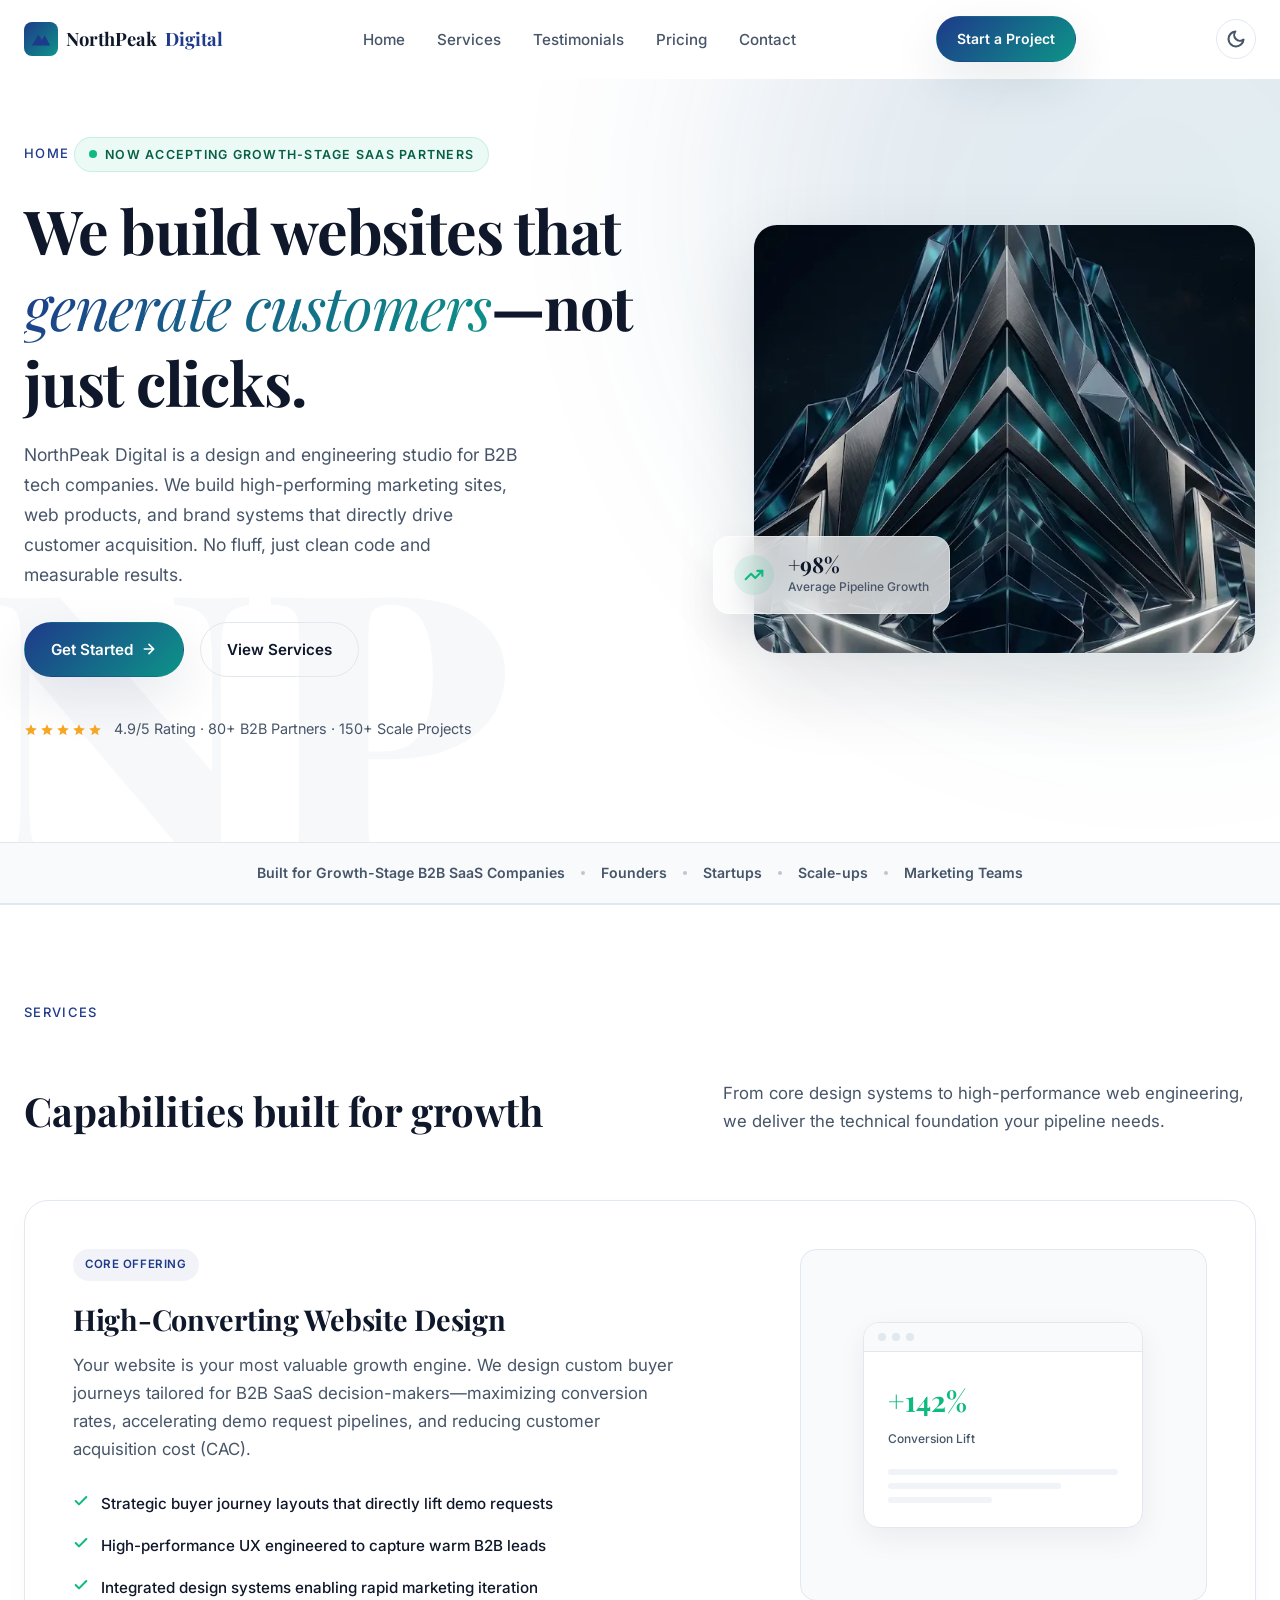
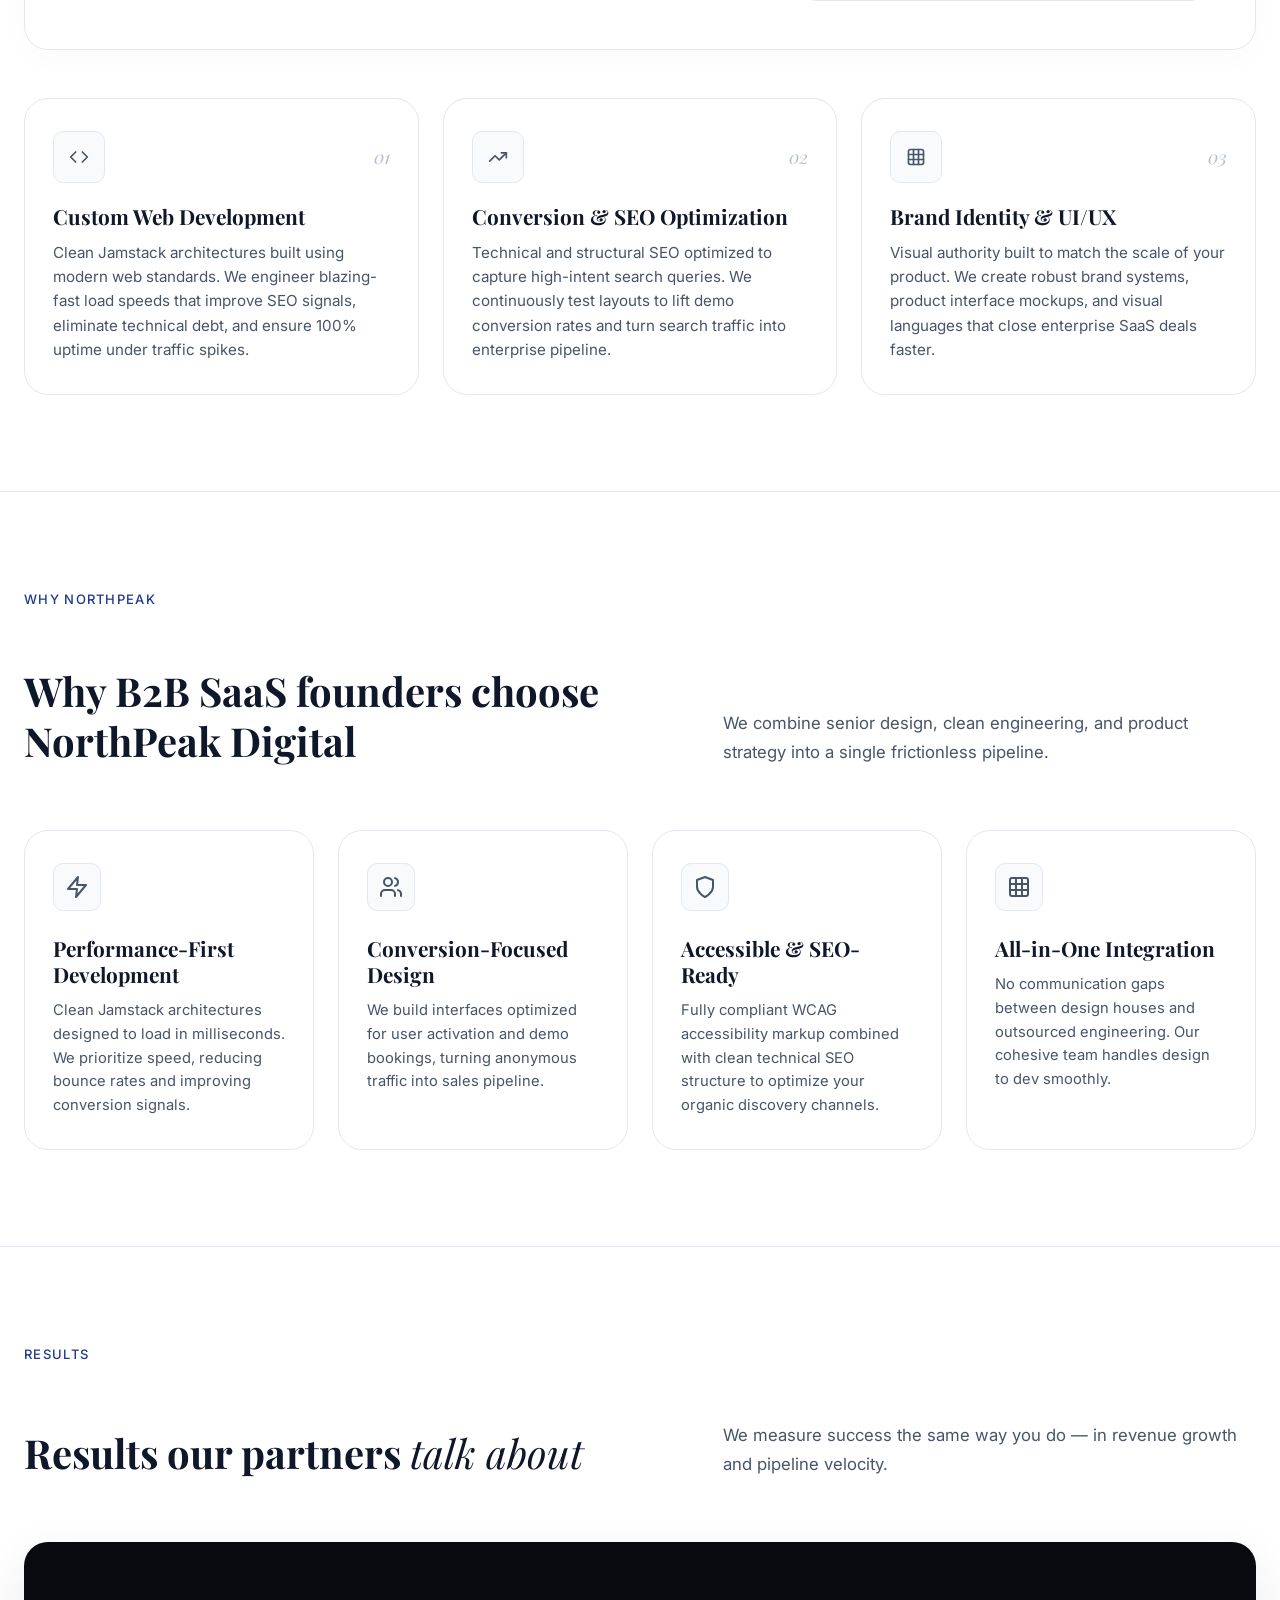
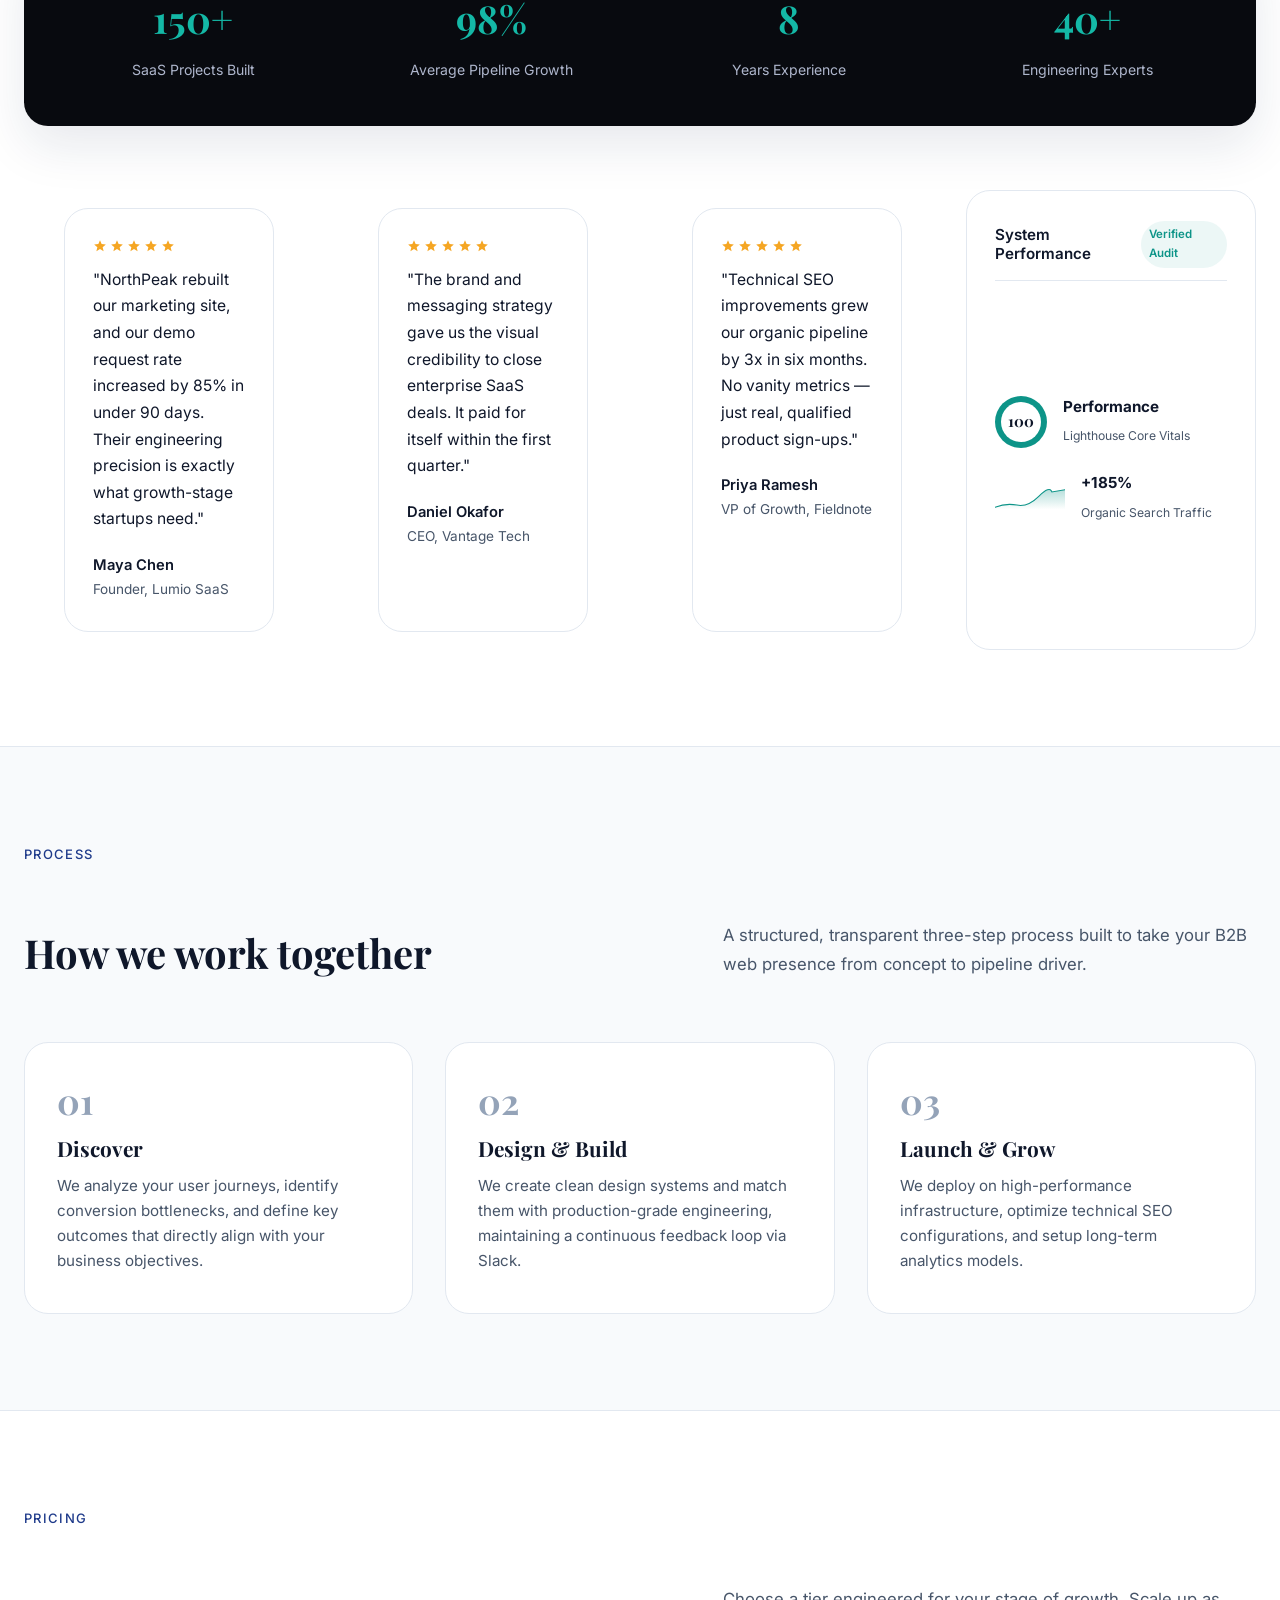
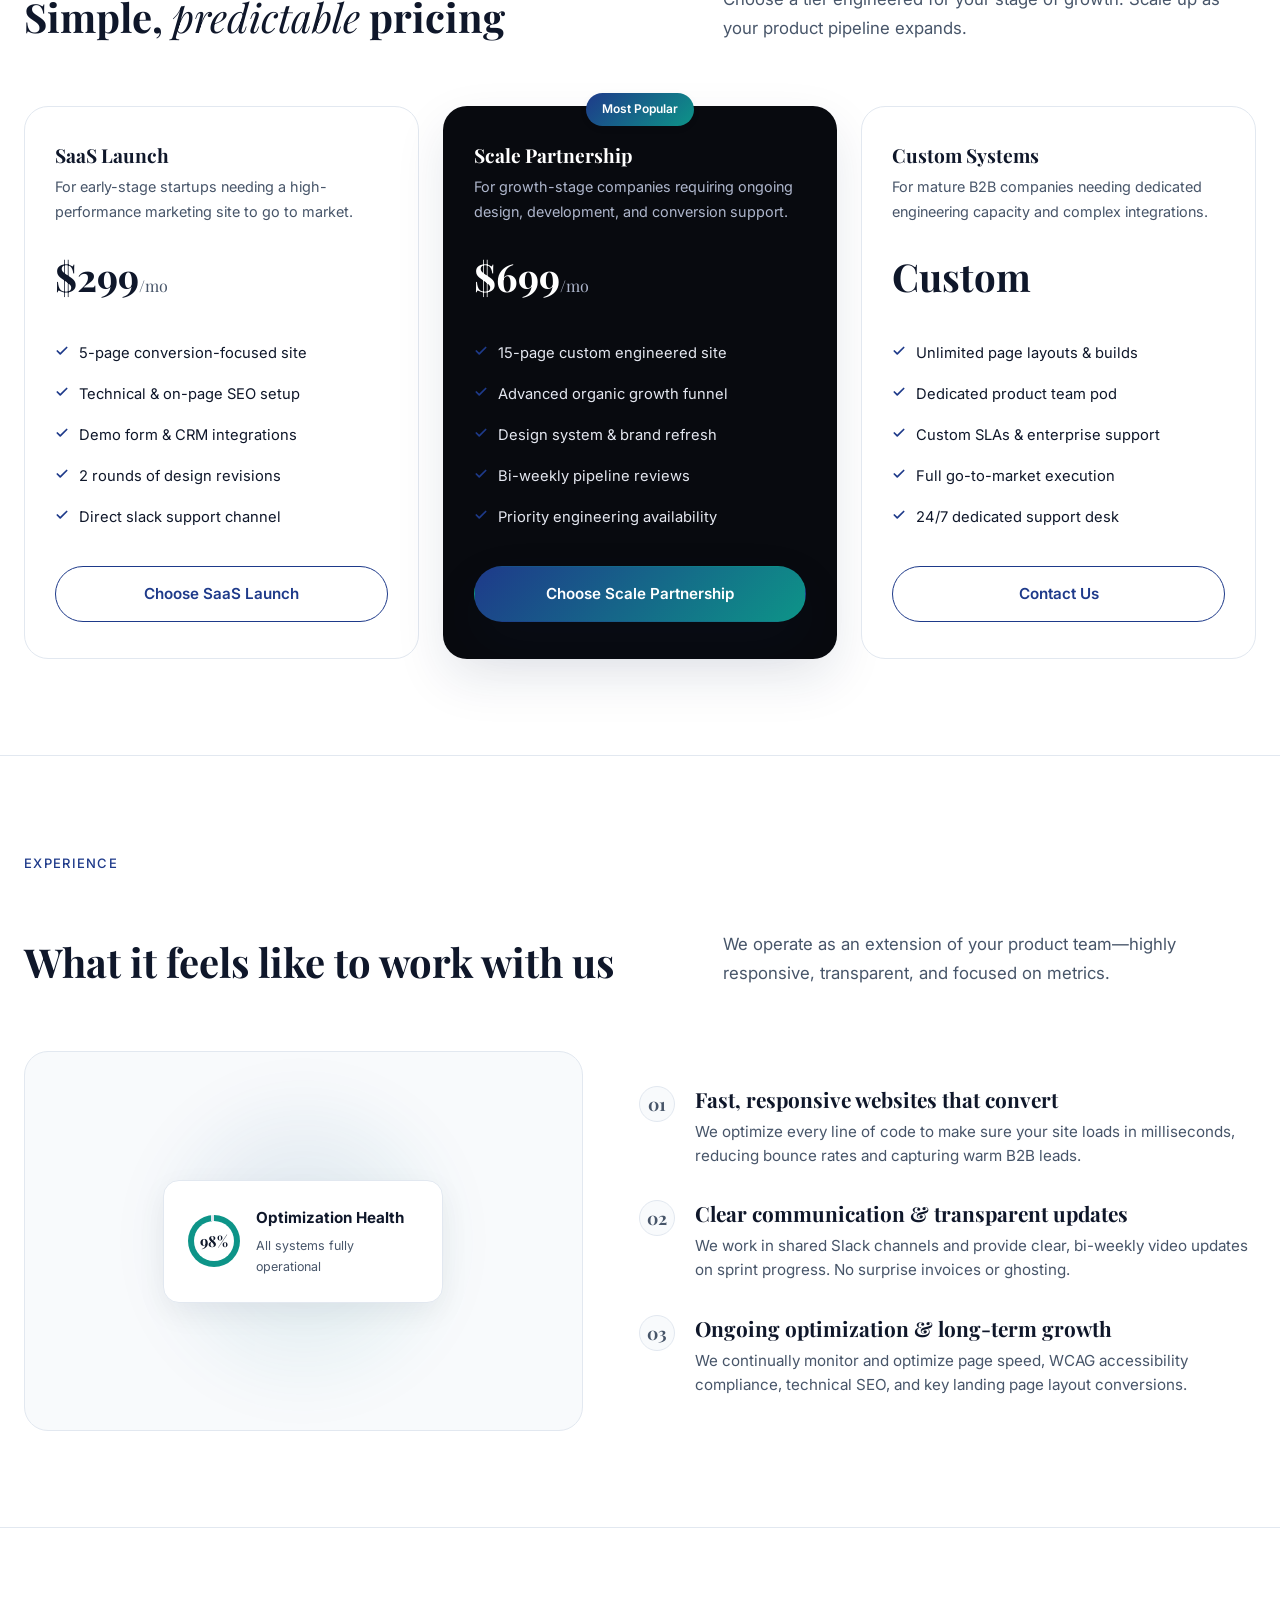
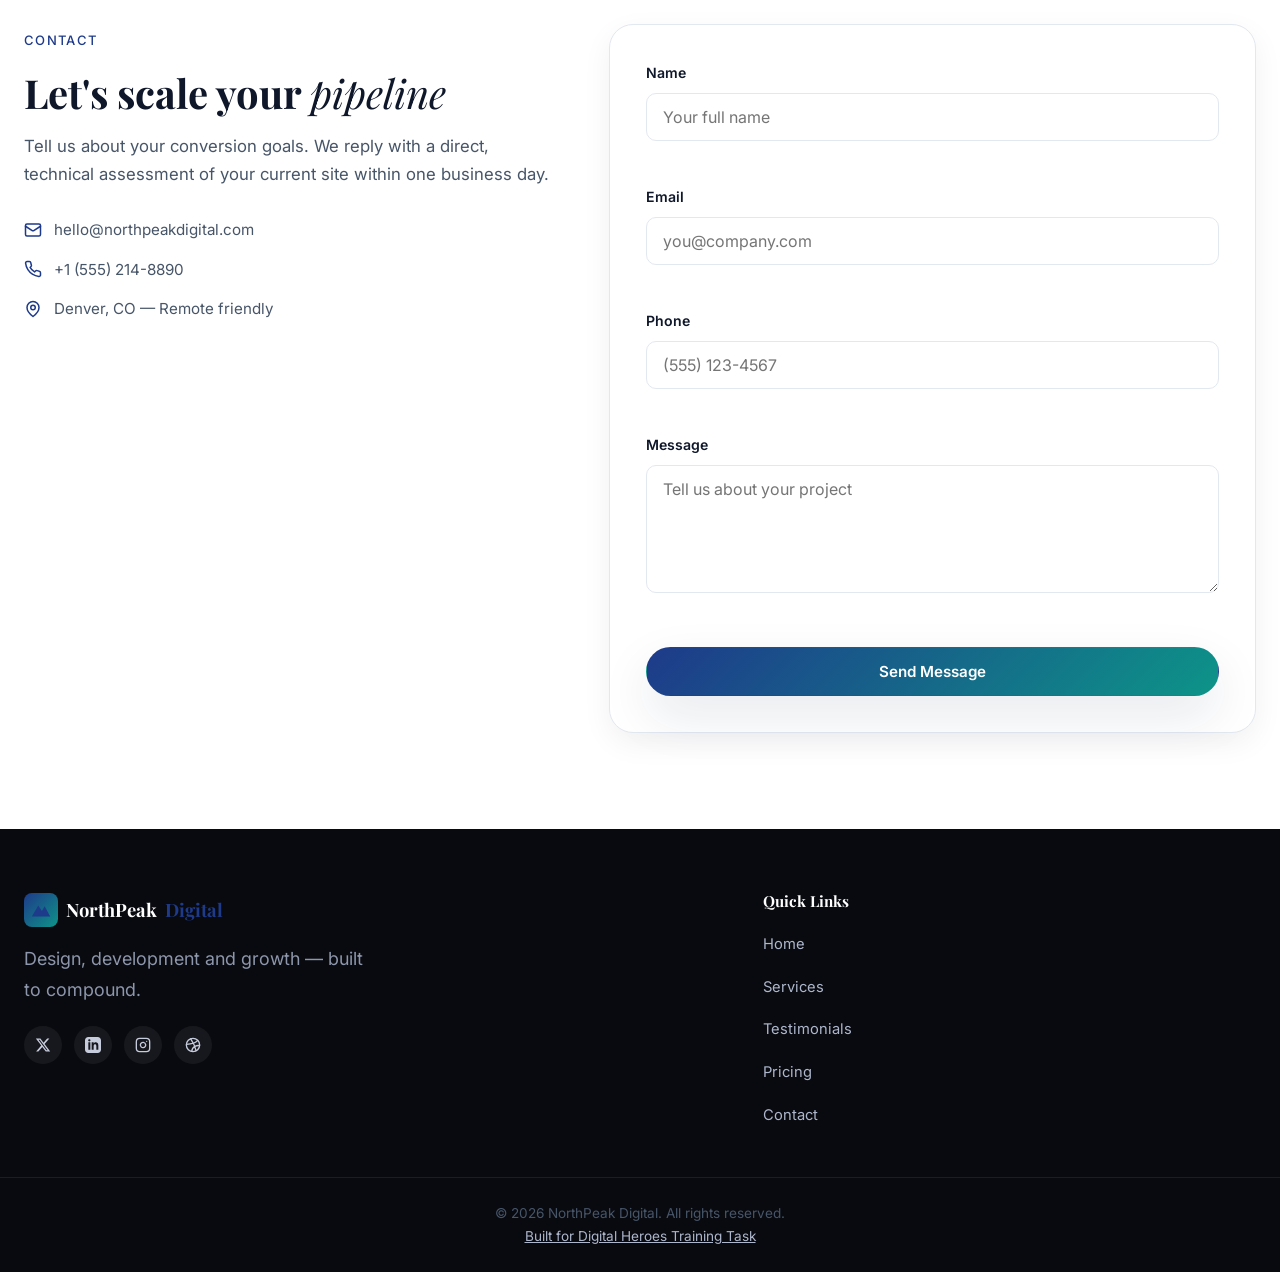
<file: index.html>
<!DOCTYPE html>
<html lang="en">
<head>
<meta charset="UTF-8">
<meta name="viewport" content="width=device-width, initial-scale=1.0">
<title>NorthPeak Digital — Web Design, Development &amp; Growth Agency</title>
<meta name="description" content="NorthPeak Digital is a modern agency building websites, brands and growth systems that get real results.">
<script>
  (function() {
    var t = localStorage.getItem('theme');
    if (t === 'dark' || (!t && window.matchMedia('(prefers-color-scheme: dark)').matches)) {
      document.documentElement.classList.add('dark');
    }
  })();
</script>

<!-- Fonts -->
<link rel="preconnect" href="https://fonts.googleapis.com">
<link rel="preconnect" href="https://fonts.gstatic.com" crossorigin>
<link href="https://fonts.googleapis.com/css2?family=Playfair+Display:ital,wght@0,400..900;1,400..900&family=Inter:wght@400;500;600;700&display=swap" rel="stylesheet">

<link rel="stylesheet" href="style.min.css?v=1.1">
</head>
<body>

<!-- ========== SKIP LINK (Accessibility) ========== -->
<a class="skip-link" href="#main">Skip to main content</a>

<!-- ========== NAVBAR ========== -->
<header class="navbar" id="navbar">
  <div class="container navbar__inner">
    <a href="#home" class="navbar__brand" aria-label="NorthPeak Digital home">
      <span class="navbar__mark" aria-hidden="true">
        <svg viewBox="0 0 24 24" width="22" height="22"><path d="M2 19 L9 7 L13 13 L16 8 L22 19 Z" fill="currentColor"/></svg>
      </span>
      NorthPeak <span>Digital</span>
    </a>

    <nav class="navbar__nav" id="primary-nav" aria-label="Primary">
      <ul>
        <li><a href="#home">Home</a></li>
        <li><a href="#services">Services</a></li>
        <li><a href="#testimonials">Testimonials</a></li>
        <li><a href="#pricing">Pricing</a></li>
        <li><a href="#contact">Contact</a></li>
      </ul>
    </nav>

    <a href="#contact" class="btn btn--primary btn--sm navbar__cta">Start a Project</a>

    <button class="theme-toggle" id="themeToggle" aria-label="Toggle dark mode" title="Toggle dark mode">
      <svg class="sun-icon" xmlns="http://www.w3.org/2000/svg" viewBox="0 0 24 24" fill="none" stroke="currentColor" stroke-width="2.5" stroke-linecap="round" stroke-linejoin="round" width="20" height="20">
        <circle cx="12" cy="12" r="5"></circle>
        <line x1="12" y1="1" x2="12" y2="3"></line>
        <line x1="12" y1="21" x2="12" y2="23"></line>
        <line x1="4.22" y1="4.22" x2="5.64" y2="5.64"></line>
        <line x1="18.36" y1="18.36" x2="19.78" y2="19.78"></line>
        <line x1="1" y1="12" x2="3" y2="12"></line>
        <line x1="21" y1="12" x2="23" y2="12"></line>
        <line x1="4.22" y1="19.78" x2="5.64" y2="18.36"></line>
        <line x1="18.36" y1="5.64" x2="19.78" y2="4.22"></line>
      </svg>
      <svg class="moon-icon" xmlns="http://www.w3.org/2000/svg" viewBox="0 0 24 24" fill="none" stroke="currentColor" stroke-width="2.5" stroke-linecap="round" stroke-linejoin="round" width="20" height="20">
        <path d="M21 12.79A9 9 0 1 1 11.21 3 7 7 0 0 0 21 12.79z"></path>
      </svg>
    </button>

    <button class="navbar__toggle" id="navToggle" aria-label="Open menu" aria-expanded="false" aria-controls="primary-nav">
      <span></span><span></span><span></span>
    </button>
  </div>
</header>

<main id="main">

  <!-- ========== HERO ========== -->
  <section class="hero" id="home">
    <div class="hero__glow" aria-hidden="true"></div>
    <div class="container hero__inner">
      <div class="hero__copy reveal">
        <p class="eyebrow">HOME</p>
        <div class="eyebrow eyebrow--status">
          <span class="status-dot"></span>
          Now accepting growth-stage SaaS partners
        </div>
        <h1 class="hero__title">We build websites that <span class='accent'>generate customers</span>—not just clicks.</h1>
        <p class="hero__desc">NorthPeak Digital is a design and engineering studio for B2B tech companies. We build high-performing marketing sites, web products, and brand systems that directly drive customer acquisition. No fluff, just clean code and measurable results.</p>
        <div class="hero__actions">
          <a href="#contact" class="btn btn--primary">Get Started <svg xmlns="http://www.w3.org/2000/svg" viewBox="0 0 24 24" fill="none" stroke="currentColor" stroke-width="2.5" stroke-linecap="round" stroke-linejoin="round" class="svg-icon svg-arrow-right" aria-hidden="true" width="16" height="16"><path d="M5 12h14M12 5l7 7-7 7"/></svg></a>
          <a href="#services" class="btn btn--ghost">View Services</a>
        </div>
        <div class="hero__trust">
          <div class="hero__trust-stars" aria-hidden="true">
            <svg xmlns="http://www.w3.org/2000/svg" viewBox="0 0 24 24" fill="currentColor" class="svg-icon svg-star" width="14" height="14"><path d="M12 17.27L18.18 21l-1.64-7.03L22 9.24l-7.19-.61L12 2 9.19 8.63 2 9.24l5.46 4.73L5.82 21z"/></svg><svg xmlns="http://www.w3.org/2000/svg" viewBox="0 0 24 24" fill="currentColor" class="svg-icon svg-star" width="14" height="14"><path d="M12 17.27L18.18 21l-1.64-7.03L22 9.24l-7.19-.61L12 2 9.19 8.63 2 9.24l5.46 4.73L5.82 21z"/></svg><svg xmlns="http://www.w3.org/2000/svg" viewBox="0 0 24 24" fill="currentColor" class="svg-icon svg-star" width="14" height="14"><path d="M12 17.27L18.18 21l-1.64-7.03L22 9.24l-7.19-.61L12 2 9.19 8.63 2 9.24l5.46 4.73L5.82 21z"/></svg><svg xmlns="http://www.w3.org/2000/svg" viewBox="0 0 24 24" fill="currentColor" class="svg-icon svg-star" width="14" height="14"><path d="M12 17.27L18.18 21l-1.64-7.03L22 9.24l-7.19-.61L12 2 9.19 8.63 2 9.24l5.46 4.73L5.82 21z"/></svg><svg xmlns="http://www.w3.org/2000/svg" viewBox="0 0 24 24" fill="currentColor" class="svg-icon svg-star" width="14" height="14"><path d="M12 17.27L18.18 21l-1.64-7.03L22 9.24l-7.19-.61L12 2 9.19 8.63 2 9.24l5.46 4.73L5.82 21z"/></svg>
          </div>
          <span>4.9/5 Rating &middot; 80+ B2B Partners &middot; 150+ Scale Projects</span>
        </div>
      </div>

      <div class="hero__art reveal">
        <img src="hero_artwork.webp?v=1.3" alt="Abstract glowing glass mountain peaks with warm golden light reflections" class="hero__image" width="600" height="430" fetchpriority="high" decoding="async">
        <div class="hero__badge-card">
          <div class="hero__badge-icon">
            <svg viewBox="0 0 24 24" width="20" height="20" fill="none" stroke="currentColor" stroke-width="2.5" stroke-linecap="round" stroke-linejoin="round"><polyline points="22 7 13.5 15.5 8.5 10.5 2 17"/><polyline points="16 7 22 7 22 13"/></svg>
          </div>
          <div class="hero__badge-details">
            <strong>+98%</strong>
            <span>Average Pipeline Growth</span>
          </div>
        </div>
      </div>
    </div>
  </section>

  <!-- ========== QUALIFYING STRIP ========== -->
  <section class="qualifying-strip" aria-label="Target Audience Focus">
    <div class="container qualifying-strip__inner">
      <span>Built for Growth-Stage B2B SaaS Companies</span>
      <span class="qualifying-strip__dot"></span>
      <span>Founders</span>
      <span class="qualifying-strip__dot"></span>
      <span>Startups</span>
      <span class="qualifying-strip__dot"></span>
      <span>Scale-ups</span>
      <span class="qualifying-strip__dot"></span>
      <span>Marketing Teams</span>
    </div>
  </section>

  <!-- ========== SERVICES ========== -->
  <section class="services section" id="services">
    <div class="container">
      <div class="section__head reveal">
        <p class="eyebrow">SERVICES</p>
        <h2>Capabilities built for growth</h2>
        <p class="section__desc">From core design systems to high-performance web engineering, we deliver the technical foundation your pipeline needs.</p>
      </div>

      <!-- Featured Core Service -->
      <div class="services__featured reveal">
        <div class="service-featured__info">
          <span class="service-featured__badge">Core Offering</span>
          <h3>High-Converting Website Design</h3>
          <p class="service-featured__desc">Your website is your most valuable growth engine. We design custom buyer journeys tailored for B2B SaaS decision-makers—maximizing conversion rates, accelerating demo request pipelines, and reducing customer acquisition cost (CAC).</p>
          <ul class="service-featured__benefits">
            <li>
              <svg viewBox="0 0 24 24" width="16" height="16" fill="none" stroke="currentColor" stroke-width="3" stroke-linecap="round" stroke-linejoin="round" class="svg-icon svg-check"><polyline points="20 6 9 17 4 12"/></svg>
              <span>Strategic buyer journey layouts that directly lift demo requests</span>
            </li>
            <li>
              <svg viewBox="0 0 24 24" width="16" height="16" fill="none" stroke="currentColor" stroke-width="3" stroke-linecap="round" stroke-linejoin="round" class="svg-icon svg-check"><polyline points="20 6 9 17 4 12"/></svg>
              <span>High-performance UX engineered to capture warm B2B leads</span>
            </li>
            <li>
              <svg viewBox="0 0 24 24" width="16" height="16" fill="none" stroke="currentColor" stroke-width="3" stroke-linecap="round" stroke-linejoin="round" class="svg-icon svg-check"><polyline points="20 6 9 17 4 12"/></svg>
              <span>Integrated design systems enabling rapid marketing iteration</span>
            </li>
          </ul>
        </div>
        
        <div class="service-featured__visual">
          <div class="service-mockup-window">
            <div class="service-mockup-header">
              <span class="dot"></span><span class="dot"></span><span class="dot"></span>
            </div>
            <div class="service-mockup-body">
              <div class="service-mockup-stat">
                <strong>+142%</strong>
                <span>Conversion Lift</span>
              </div>
              <div class="service-mockup-lines">
                <span class="line line--long"></span>
                <span class="line line--medium"></span>
                <span class="line line--short"></span>
              </div>
            </div>
          </div>
        </div>
      </div>

      <!-- Secondary Services Grid -->
      <div class="services__secondary-grid">
        <article class="service-card reveal">
          <div class="service-card__header">
            <div class="service-card__icon"><svg xmlns="http://www.w3.org/2000/svg" viewBox="0 0 24 24" fill="none" stroke="currentColor" stroke-width="2" stroke-linecap="round" stroke-linejoin="round" class="svg-icon" aria-hidden="true" width="20" height="20"><polyline points="16 18 22 12 16 6"/><polyline points="8 6 2 12 8 18"/></svg></div>
            <span class="service-card__number">01</span>
          </div>
          <h3>Custom Web Development</h3>
          <p>Clean Jamstack architectures built using modern web standards. We engineer blazing-fast load speeds that improve SEO signals, eliminate technical debt, and ensure 100% uptime under traffic spikes.</p>
        </article>

        <article class="service-card reveal">
          <div class="service-card__header">
            <div class="service-card__icon"><svg xmlns="http://www.w3.org/2000/svg" viewBox="0 0 24 24" fill="none" stroke="currentColor" stroke-width="2" stroke-linecap="round" stroke-linejoin="round" class="svg-icon" aria-hidden="true" width="20" height="20"><polyline points="22 7 13.5 15.5 8.5 10.5 2 17"/><polyline points="16 7 22 7 22 13"/></svg></div>
            <span class="service-card__number">02</span>
          </div>
          <h3>Conversion &amp; SEO Optimization</h3>
          <p>Technical and structural SEO optimized to capture high-intent search queries. We continuously test layouts to lift demo conversion rates and turn search traffic into enterprise pipeline.</p>
        </article>

        <article class="service-card reveal">
          <div class="service-card__header">
            <div class="service-card__icon"><svg xmlns="http://www.w3.org/2000/svg" viewBox="0 0 24 24" fill="none" stroke="currentColor" stroke-width="2" stroke-linecap="round" stroke-linejoin="round" class="svg-icon" aria-hidden="true" width="20" height="20"><rect x="3" y="3" width="18" height="18" rx="2" ry="2"/><line x1="9" y1="3" x2="9" y2="21"/><line x1="15" y1="3" x2="15" y2="21"/><line x1="3" y1="9" x2="21" y2="9"/><line x1="3" y1="15" x2="21" y2="15"/></svg></div>
            <span class="service-card__number">03</span>
          </div>
          <h3>Brand Identity &amp; UI/UX</h3>
          <p>Visual authority built to match the scale of your product. We create robust brand systems, product interface mockups, and visual languages that close enterprise SaaS deals faster.</p>
        </article>
      </div>
    </div>
  </section>

  <!-- ========== WHY US ========== -->
  <section class="why-us section" id="why-us">
    <div class="container">
      <div class="section__head reveal">
        <p class="eyebrow">WHY NORTHPEAK</p>
        <h2>Why B2B SaaS founders choose NorthPeak Digital</h2>
        <p class="section__desc">We combine senior design, clean engineering, and product strategy into a single frictionless pipeline.</p>
      </div>

      <div class="why-us__grid">
        <article class="why-card reveal">
          <div class="why-card__icon">
            <svg viewBox="0 0 24 24" width="24" height="24" fill="none" stroke="currentColor" stroke-width="2" stroke-linecap="round" stroke-linejoin="round"><polygon points="13 2 3 14 12 14 11 22 21 10 12 10 13 2"/></svg>
          </div>
          <h3>Performance-First Development</h3>
          <p>Clean Jamstack architectures designed to load in milliseconds. We prioritize speed, reducing bounce rates and improving conversion signals.</p>
        </article>

        <article class="why-card reveal">
          <div class="why-card__icon">
            <svg viewBox="0 0 24 24" width="24" height="24" fill="none" stroke="currentColor" stroke-width="2" stroke-linecap="round" stroke-linejoin="round"><path d="M16 21v-2a4 4 0 0 0-4-4H6a4 4 0 0 0-4 4v2"/><circle cx="9" cy="7" r="4"/><path d="M22 21v-2a4 4 0 0 0-3-3.87"/><path d="M16 3.13a4 4 0 0 1 0 7.75"/></svg>
          </div>
          <h3>Conversion-Focused Design</h3>
          <p>We build interfaces optimized for user activation and demo bookings, turning anonymous traffic into sales pipeline.</p>
        </article>

        <article class="why-card reveal">
          <div class="why-card__icon">
            <svg viewBox="0 0 24 24" width="24" height="24" fill="none" stroke="currentColor" stroke-width="2" stroke-linecap="round" stroke-linejoin="round"><path d="M12 22s8-4 8-10V5l-8-3-8 3v7c0 6 8 10 8 10z"/></svg>
          </div>
          <h3>Accessible &amp; SEO-Ready</h3>
          <p>Fully compliant WCAG accessibility markup combined with clean technical SEO structure to optimize your organic discovery channels.</p>
        </article>

        <article class="why-card reveal">
          <div class="why-card__icon">
            <svg viewBox="0 0 24 24" width="24" height="24" fill="none" stroke="currentColor" stroke-width="2" stroke-linecap="round" stroke-linejoin="round"><rect x="3" y="3" width="18" height="18" rx="2" ry="2"/><line x1="9" y1="3" x2="9" y2="21"/><line x1="15" y1="3" x2="15" y2="21"/><line x1="3" y1="9" x2="21" y2="9"/><line x1="3" y1="15" x2="21" y2="15"/></svg>
          </div>
          <h3>All-in-One Integration</h3>
          <p>No communication gaps between design houses and outsourced engineering. Our cohesive team handles design to dev smoothly.</p>
        </article>
      </div>
    </div>
  </section>

  <!-- ========== TESTIMONIALS / RESULTS ========== -->
  <section class="results section" id="testimonials">
    <div class="container">
      <div class="section__head reveal">
        <p class="eyebrow">RESULTS</p>
        <h2>Results our partners <em>talk about</em></h2>
        <p class="section__desc">We measure success the same way you do — in revenue growth and pipeline velocity.</p>
      </div>

      <div class="stats reveal">
        <div class="stats__item">
          <span class="stats__num" data-count="150" data-suffix="+">0</span>
          <span class="stats__label">SaaS Projects Built</span>
        </div>
        <div class="stats__item">
          <span class="stats__num" data-count="98" data-suffix="%">0</span>
          <span class="stats__label">Average Pipeline Growth</span>
        </div>
        <div class="stats__item">
          <span class="stats__num" data-count="8" data-suffix="">0</span>
          <span class="stats__label">Years Experience</span>
        </div>
        <div class="stats__item">
          <span class="stats__num" data-count="40" data-suffix="+">0</span>
          <span class="stats__label">Engineering Experts</span>
        </div>
      </div>

      <div class="testimonials__grid">
        <figure class="testimonial-card reveal">
          <div class="testimonial-card__stars" role="img" aria-label="Rated 5 out of 5 stars">
            <svg xmlns="http://www.w3.org/2000/svg" viewBox="0 0 24 24" fill="currentColor" class="svg-icon svg-star" width="14" height="14"><path d="M12 17.27L18.18 21l-1.64-7.03L22 9.24l-7.19-.61L12 2 9.19 8.63 2 9.24l5.46 4.73L5.82 21z"/></svg><svg xmlns="http://www.w3.org/2000/svg" viewBox="0 0 24 24" fill="currentColor" class="svg-icon svg-star" width="14" height="14"><path d="M12 17.27L18.18 21l-1.64-7.03L22 9.24l-7.19-.61L12 2 9.19 8.63 2 9.24l5.46 4.73L5.82 21z"/></svg><svg xmlns="http://www.w3.org/2000/svg" viewBox="0 0 24 24" fill="currentColor" class="svg-icon svg-star" width="14" height="14"><path d="M12 17.27L18.18 21l-1.64-7.03L22 9.24l-7.19-.61L12 2 9.19 8.63 2 9.24l5.46 4.73L5.82 21z"/></svg><svg xmlns="http://www.w3.org/2000/svg" viewBox="0 0 24 24" fill="currentColor" class="svg-icon svg-star" width="14" height="14"><path d="M12 17.27L18.18 21l-1.64-7.03L22 9.24l-7.19-.61L12 2 9.19 8.63 2 9.24l5.46 4.73L5.82 21z"/></svg><svg xmlns="http://www.w3.org/2000/svg" viewBox="0 0 24 24" fill="currentColor" class="svg-icon svg-star" width="14" height="14"><path d="M12 17.27L18.18 21l-1.64-7.03L22 9.24l-7.19-.61L12 2 9.19 8.63 2 9.24l5.46 4.73L5.82 21z"/></svg>
          </div>
          <blockquote>"NorthPeak rebuilt our marketing site, and our demo request rate increased by 85% in under 90 days. Their engineering precision is exactly what growth-stage startups need."</blockquote>
          <figcaption>
            <span class="testimonial-card__name">Maya Chen</span>
            <span class="testimonial-card__company">Founder, Lumio SaaS</span>
          </figcaption>
        </figure>

        <figure class="testimonial-card reveal">
          <div class="testimonial-card__stars" role="img" aria-label="Rated 5 out of 5 stars">
            <svg xmlns="http://www.w3.org/2000/svg" viewBox="0 0 24 24" fill="currentColor" class="svg-icon svg-star" width="14" height="14"><path d="M12 17.27L18.18 21l-1.64-7.03L22 9.24l-7.19-.61L12 2 9.19 8.63 2 9.24l5.46 4.73L5.82 21z"/></svg><svg xmlns="http://www.w3.org/2000/svg" viewBox="0 0 24 24" fill="currentColor" class="svg-icon svg-star" width="14" height="14"><path d="M12 17.27L18.18 21l-1.64-7.03L22 9.24l-7.19-.61L12 2 9.19 8.63 2 9.24l5.46 4.73L5.82 21z"/></svg><svg xmlns="http://www.w3.org/2000/svg" viewBox="0 0 24 24" fill="currentColor" class="svg-icon svg-star" width="14" height="14"><path d="M12 17.27L18.18 21l-1.64-7.03L22 9.24l-7.19-.61L12 2 9.19 8.63 2 9.24l5.46 4.73L5.82 21z"/></svg><svg xmlns="http://www.w3.org/2000/svg" viewBox="0 0 24 24" fill="currentColor" class="svg-icon svg-star" width="14" height="14"><path d="M12 17.27L18.18 21l-1.64-7.03L22 9.24l-7.19-.61L12 2 9.19 8.63 2 9.24l5.46 4.73L5.82 21z"/></svg><svg xmlns="http://www.w3.org/2000/svg" viewBox="0 0 24 24" fill="currentColor" class="svg-icon svg-star" width="14" height="14"><path d="M12 17.27L18.18 21l-1.64-7.03L22 9.24l-7.19-.61L12 2 9.19 8.63 2 9.24l5.46 4.73L5.82 21z"/></svg>
          </div>
          <blockquote>"The brand and messaging strategy gave us the visual credibility to close enterprise SaaS deals. It paid for itself within the first quarter."</blockquote>
          <figcaption>
            <span class="testimonial-card__name">Daniel Okafor</span>
            <span class="testimonial-card__company">CEO, Vantage Tech</span>
          </figcaption>
        </figure>

        <figure class="testimonial-card reveal">
          <div class="testimonial-card__stars" role="img" aria-label="Rated 5 out of 5 stars">
            <svg xmlns="http://www.w3.org/2000/svg" viewBox="0 0 24 24" fill="currentColor" class="svg-icon svg-star" width="14" height="14"><path d="M12 17.27L18.18 21l-1.64-7.03L22 9.24l-7.19-.61L12 2 9.19 8.63 2 9.24l5.46 4.73L5.82 21z"/></svg><svg xmlns="http://www.w3.org/2000/svg" viewBox="0 0 24 24" fill="currentColor" class="svg-icon svg-star" width="14" height="14"><path d="M12 17.27L18.18 21l-1.64-7.03L22 9.24l-7.19-.61L12 2 9.19 8.63 2 9.24l5.46 4.73L5.82 21z"/></svg><svg xmlns="http://www.w3.org/2000/svg" viewBox="0 0 24 24" fill="currentColor" class="svg-icon svg-star" width="14" height="14"><path d="M12 17.27L18.18 21l-1.64-7.03L22 9.24l-7.19-.61L12 2 9.19 8.63 2 9.24l5.46 4.73L5.82 21z"/></svg><svg xmlns="http://www.w3.org/2000/svg" viewBox="0 0 24 24" fill="currentColor" class="svg-icon svg-star" width="14" height="14"><path d="M12 17.27L18.18 21l-1.64-7.03L22 9.24l-7.19-.61L12 2 9.19 8.63 2 9.24l5.46 4.73L5.82 21z"/></svg><svg xmlns="http://www.w3.org/2000/svg" viewBox="0 0 24 24" fill="currentColor" class="svg-icon svg-star" width="14" height="14"><path d="M12 17.27L18.18 21l-1.64-7.03L22 9.24l-7.19-.61L12 2 9.19 8.63 2 9.24l5.46 4.73L5.82 21z"/></svg>
          </div>
          <blockquote>"Technical SEO improvements grew our organic pipeline by 3x in six months. No vanity metrics — just real, qualified product sign-ups."</blockquote>
          <figcaption>
            <span class="testimonial-card__name">Priya Ramesh</span>
            <span class="testimonial-card__company">VP of Growth, Fieldnote</span>
          </figcaption>
        </figure>

        <div class="testimonial-card metric-widget reveal">
          <div class="metric-widget__header">
            <h3>System Performance</h3>
            <span class="metric-widget__badge">Verified Audit</span>
          </div>
          <div class="metric-widget__body">
            <div class="gauge-container">
              <div class="circular-gauge" style="--percent: 100;">
                <div class="circular-gauge__value">100</div>
              </div>
              <div class="gauge-label">
                <strong>Performance</strong>
                <span>Lighthouse Core Vitals</span>
              </div>
            </div>
            <div class="chart-container">
              <svg class="mini-chart" viewBox="0 0 160 50">
                <defs>
                  <linearGradient id="chartGrad" x1="0" y1="0" x2="0" y2="1">
                    <stop offset="0%" stop-color="#0D9488" stop-opacity="0.3"/>
                    <stop offset="100%" stop-color="#0D9488" stop-opacity="0.0"/>
                  </linearGradient>
                </defs>
                <path d="M 0 45 Q 25 35 50 40 T 100 20 T 130 10 L 160 5" fill="none" stroke="#0D9488" stroke-width="2.5" stroke-linecap="round"/>
                <path d="M 0 45 Q 25 35 50 40 T 100 20 T 130 10 L 160 5 L 160 50 L 0 50 Z" fill="url(#chartGrad)"/>
              </svg>
              <div class="chart-label">
                <strong>+185%</strong>
                <span>Organic Search Traffic</span>
              </div>
            </div>
          </div>
        </div>
      </div>
    </div>
  </section>

  <!-- ========== PROCESS ========== -->
  <section class="process section" id="process">
    <div class="container">
      <div class="section__head reveal">
        <p class="eyebrow">PROCESS</p>
        <h2>How we work together</h2>
        <p class="section__desc">A structured, transparent three-step process built to take your B2B web presence from concept to pipeline driver.</p>
      </div>

      <div class="process__grid">
        <div class="process-step reveal">
          <div class="process-step__number">01</div>
          <h3>Discover</h3>
          <p>We analyze your user journeys, identify conversion bottlenecks, and define key outcomes that directly align with your business objectives.</p>
        </div>

        <div class="process-step reveal">
          <div class="process-step__number">02</div>
          <h3>Design &amp; Build</h3>
          <p>We create clean design systems and match them with production-grade engineering, maintaining a continuous feedback loop via Slack.</p>
        </div>

        <div class="process-step reveal">
          <div class="process-step__number">03</div>
          <h3>Launch &amp; Grow</h3>
          <p>We deploy on high-performance infrastructure, optimize technical SEO configurations, and setup long-term analytics models.</p>
        </div>
      </div>
    </div>
  </section>

  <!-- ========== PRICING ========== -->
  <section class="pricing section" id="pricing">
    <div class="container">
      <div class="section__head reveal">
        <p class="eyebrow">PRICING</p>
        <h2>Simple, <em>predictable</em> pricing</h2>
        <p class="section__desc">Choose a tier engineered for your stage of growth. Scale up as your product pipeline expands.</p>
      </div>

      <div class="pricing__grid">

        <!-- Starter -->
        <article class="pricing-card reveal">
          <h3>SaaS Launch</h3>
          <p class="pricing-card__desc">For early-stage startups needing a high-performance marketing site to go to market.</p>
          <p class="pricing-card__price"><span>$299</span>/mo</p>
          <ul class="pricing-card__features">
            <li><svg xmlns="http://www.w3.org/2000/svg" viewBox="0 0 24 24" fill="none" stroke="currentColor" stroke-width="3" stroke-linecap="round" stroke-linejoin="round" class="svg-icon svg-check" aria-hidden="true" width="14" height="14"><polyline points="20 6 9 17 4 12"/></svg> 5-page conversion-focused site</li>
            <li><svg xmlns="http://www.w3.org/2000/svg" viewBox="0 0 24 24" fill="none" stroke="currentColor" stroke-width="3" stroke-linecap="round" stroke-linejoin="round" class="svg-icon svg-check" aria-hidden="true" width="14" height="14"><polyline points="20 6 9 17 4 12"/></svg> Technical &amp; on-page SEO setup</li>
            <li><svg xmlns="http://www.w3.org/2000/svg" viewBox="0 0 24 24" fill="none" stroke="currentColor" stroke-width="3" stroke-linecap="round" stroke-linejoin="round" class="svg-icon svg-check" aria-hidden="true" width="14" height="14"><polyline points="20 6 9 17 4 12"/></svg> Demo form &amp; CRM integrations</li>
            <li><svg xmlns="http://www.w3.org/2000/svg" viewBox="0 0 24 24" fill="none" stroke="currentColor" stroke-width="3" stroke-linecap="round" stroke-linejoin="round" class="svg-icon svg-check" aria-hidden="true" width="14" height="14"><polyline points="20 6 9 17 4 12"/></svg> 2 rounds of design revisions</li>
            <li><svg xmlns="http://www.w3.org/2000/svg" viewBox="0 0 24 24" fill="none" stroke="currentColor" stroke-width="3" stroke-linecap="round" stroke-linejoin="round" class="svg-icon svg-check" aria-hidden="true" width="14" height="14"><polyline points="20 6 9 17 4 12"/></svg> Direct slack support channel</li>
          </ul>
          <a href="#contact" class="btn btn--outline">Choose SaaS Launch</a>
        </article>

        <!-- Professional (highlighted) -->
        <article class="pricing-card pricing-card--featured reveal">
          <span class="pricing-card__badge">Most Popular</span>
          <h3>Scale Partnership</h3>
          <p class="pricing-card__desc">For growth-stage companies requiring ongoing design, development, and conversion support.</p>
          <p class="pricing-card__price"><span>$699</span>/mo</p>
          <ul class="pricing-card__features">
            <li><svg xmlns="http://www.w3.org/2000/svg" viewBox="0 0 24 24" fill="none" stroke="currentColor" stroke-width="3" stroke-linecap="round" stroke-linejoin="round" class="svg-icon svg-check" aria-hidden="true" width="14" height="14"><polyline points="20 6 9 17 4 12"/></svg> 15-page custom engineered site</li>
            <li><svg xmlns="http://www.w3.org/2000/svg" viewBox="0 0 24 24" fill="none" stroke="currentColor" stroke-width="3" stroke-linecap="round" stroke-linejoin="round" class="svg-icon svg-check" aria-hidden="true" width="14" height="14"><polyline points="20 6 9 17 4 12"/></svg> Advanced organic growth funnel</li>
            <li><svg xmlns="http://www.w3.org/2000/svg" viewBox="0 0 24 24" fill="none" stroke="currentColor" stroke-width="3" stroke-linecap="round" stroke-linejoin="round" class="svg-icon svg-check" aria-hidden="true" width="14" height="14"><polyline points="20 6 9 17 4 12"/></svg> Design system &amp; brand refresh</li>
            <li><svg xmlns="http://www.w3.org/2000/svg" viewBox="0 0 24 24" fill="none" stroke="currentColor" stroke-width="3" stroke-linecap="round" stroke-linejoin="round" class="svg-icon svg-check" aria-hidden="true" width="14" height="14"><polyline points="20 6 9 17 4 12"/></svg> Bi-weekly pipeline reviews</li>
            <li><svg xmlns="http://www.w3.org/2000/svg" viewBox="0 0 24 24" fill="none" stroke="currentColor" stroke-width="3" stroke-linecap="round" stroke-linejoin="round" class="svg-icon svg-check" aria-hidden="true" width="14" height="14"><polyline points="20 6 9 17 4 12"/></svg> Priority engineering availability</li>
          </ul>
          <a href="#contact" class="btn btn--primary">Choose Scale Partnership</a>
        </article>

        <!-- Enterprise -->
        <article class="pricing-card reveal">
          <h3>Custom Systems</h3>
          <p class="pricing-card__desc">For mature B2B companies needing dedicated engineering capacity and complex integrations.</p>
          <p class="pricing-card__price"><span>Custom</span></p>
          <ul class="pricing-card__features">
            <li><svg xmlns="http://www.w3.org/2000/svg" viewBox="0 0 24 24" fill="none" stroke="currentColor" stroke-width="3" stroke-linecap="round" stroke-linejoin="round" class="svg-icon svg-check" aria-hidden="true" width="14" height="14"><polyline points="20 6 9 17 4 12"/></svg> Unlimited page layouts &amp; builds</li>
            <li><svg xmlns="http://www.w3.org/2000/svg" viewBox="0 0 24 24" fill="none" stroke="currentColor" stroke-width="3" stroke-linecap="round" stroke-linejoin="round" class="svg-icon svg-check" aria-hidden="true" width="14" height="14"><polyline points="20 6 9 17 4 12"/></svg> Dedicated product team pod</li>
            <li><svg xmlns="http://www.w3.org/2000/svg" viewBox="0 0 24 24" fill="none" stroke="currentColor" stroke-width="3" stroke-linecap="round" stroke-linejoin="round" class="svg-icon svg-check" aria-hidden="true" width="14" height="14"><polyline points="20 6 9 17 4 12"/></svg> Custom SLAs &amp; enterprise support</li>
            <li><svg xmlns="http://www.w3.org/2000/svg" viewBox="0 0 24 24" fill="none" stroke="currentColor" stroke-width="3" stroke-linecap="round" stroke-linejoin="round" class="svg-icon svg-check" aria-hidden="true" width="14" height="14"><polyline points="20 6 9 17 4 12"/></svg> Full go-to-market execution</li>
            <li><svg xmlns="http://www.w3.org/2000/svg" viewBox="0 0 24 24" fill="none" stroke="currentColor" stroke-width="3" stroke-linecap="round" stroke-linejoin="round" class="svg-icon svg-check" aria-hidden="true" width="14" height="14"><polyline points="20 6 9 17 4 12"/></svg> 24/7 dedicated support desk</li>
          </ul>
          <a href="#contact" class="btn btn--outline">Contact Us</a>
        </article>

      </div>
    </div>
  </section>

  <!-- ========== EXPERIENCE ========== -->
  <section class="experience section" id="experience">
    <div class="container">
      <div class="section__head reveal">
        <p class="eyebrow">EXPERIENCE</p>
        <h2>What it feels like to work with us</h2>
        <p class="section__desc">We operate as an extension of your product team—highly responsive, transparent, and focused on metrics.</p>
      </div>

      <div class="experience__inner reveal">
        <div class="experience-visual">
          <div class="experience-card-mockup">
            <div class="circular-gauge" style="--percent: 98;">
              <div class="circular-gauge__value">98%</div>
            </div>
            <div class="experience-card-mockup__text">
              <strong>Optimization Health</strong>
              <span>All systems fully operational</span>
            </div>
          </div>
        </div>

        <div class="experience-points">
          <div class="experience-point">
            <div class="experience-point__number">01</div>
            <div class="experience-point__text">
              <h3>Fast, responsive websites that convert</h3>
              <p>We optimize every line of code to make sure your site loads in milliseconds, reducing bounce rates and capturing warm B2B leads.</p>
            </div>
          </div>

          <div class="experience-point">
            <div class="experience-point__number">02</div>
            <div class="experience-point__text">
              <h3>Clear communication &amp; transparent updates</h3>
              <p>We work in shared Slack channels and provide clear, bi-weekly video updates on sprint progress. No surprise invoices or ghosting.</p>
            </div>
          </div>

          <div class="experience-point">
            <div class="experience-point__number">03</div>
            <div class="experience-point__text">
              <h3>Ongoing optimization &amp; long-term growth</h3>
              <p>We continually monitor and optimize page speed, WCAG accessibility compliance, technical SEO, and key landing page layout conversions.</p>
            </div>
          </div>
        </div>
      </div>
    </div>
  </section>

  <!-- ========== CONTACT ========== -->
  <section class="contact section" id="contact">
    <div class="container contact__inner">
      <div class="section__head section__head--left reveal">
        <p class="eyebrow">CONTACT</p>
        <h2>Let's scale your <em>pipeline</em></h2>
        <p class="section__desc">Tell us about your conversion goals. We reply with a direct, technical assessment of your current site within one business day.</p>

        <ul class="contact__info">
          <li><svg xmlns="http://www.w3.org/2000/svg" viewBox="0 0 24 24" fill="none" stroke="currentColor" stroke-width="2" stroke-linecap="round" stroke-linejoin="round" class="svg-icon svg-contact" aria-hidden="true" width="18" height="18"><rect width="20" height="16" x="2" y="4" rx="2"/><path d="m22 7-8.97 5.7a1.94 1.94 0 0 1-2.06 0L2 7"/></svg> hello@northpeakdigital.com</li>
          <li><svg xmlns="http://www.w3.org/2000/svg" viewBox="0 0 24 24" fill="none" stroke="currentColor" stroke-width="2" stroke-linecap="round" stroke-linejoin="round" class="svg-icon svg-contact" aria-hidden="true" width="18" height="18"><path d="M22 16.92v3a2 2 0 0 1-2.18 2 19.79 19.79 0 0 1-8.63-3.07 19.5 19.5 0 0 1-6-6 19.79 19.79 0 0 1-3.07-8.67A2 2 0 0 1 4.11 2h3a2 2 0 0 1 2 1.72 12.84 12.84 0 0 0 .7 2.81 2 2 0 0 1-.45 2.11L8.09 9.91a16 16 0 0 0 6 6l1.27-1.27a2 2 0 0 1 2.11-.45 12.84 12.84 0 0 0 2.81.7A2 2 0 0 1 22 16.92z"/></svg> +1 (555) 214-8890</li>
          <li><svg xmlns="http://www.w3.org/2000/svg" viewBox="0 0 24 24" fill="none" stroke="currentColor" stroke-width="2" stroke-linecap="round" stroke-linejoin="round" class="svg-icon svg-contact" aria-hidden="true" width="18" height="18"><path d="M20 10c0 6-8 12-8 12s-8-6-8-12a8 8 0 0 1 16 0Z"/><circle cx="12" cy="10" r="3"/></svg> Denver, CO — Remote friendly</li>
        </ul>
      </div>

      <form class="contact-form reveal" id="contactForm" action="https://api.web3forms.com/submit" method="POST" novalidate>
        <input type="hidden" name="access_key" value="YOUR_ACCESS_KEY_HERE">
        <div class="form-group">
          <label for="name">Name</label>
          <input type="text" id="name" name="name" placeholder="Your full name" autocomplete="name" aria-describedby="nameError">
          <span class="form-error" id="nameError" role="alert"></span>
        </div>

        <div class="form-group">
          <label for="email">Email</label>
          <input type="email" id="email" name="email" placeholder="you@company.com" autocomplete="email" aria-describedby="emailError">
          <span class="form-error" id="emailError" role="alert"></span>
        </div>

        <div class="form-group">
          <label for="phone">Phone</label>
          <input type="tel" id="phone" name="phone" placeholder="(555) 123-4567" autocomplete="tel" aria-describedby="phoneError">
          <span class="form-error" id="phoneError" role="alert"></span>
        </div>

        <div class="form-group">
          <label for="message">Message</label>
          <textarea id="message" name="message" rows="5" placeholder="Tell us about your project" aria-describedby="messageError"></textarea>
          <span class="form-error" id="messageError" role="alert"></span>
        </div>

        <button type="submit" class="btn btn--primary btn--full">Send Message</button>

        <p class="form-success" id="formSuccess" role="status" aria-live="polite"></p>
      </form>
    </div>
  </section>

</main>

<!-- ========== FOOTER ========== -->
<footer class="footer">
  <div class="container footer__inner">
    <div class="footer__brand">
      <a href="#home" class="navbar__brand" aria-label="NorthPeak Digital home">
        <span class="navbar__mark" aria-hidden="true">
          <svg viewBox="0 0 24 24" width="22" height="22"><path d="M2 19 L9 7 L13 13 L16 8 L22 19 Z" fill="currentColor"/></svg>
        </span>
        NorthPeak <span>Digital</span>
      </a>
      <p>Design, development and growth — built to compound.</p>
      <div class="footer__social">
        <a href="#" aria-label="NorthPeak Digital on X (Twitter)"><svg xmlns="http://www.w3.org/2000/svg" viewBox="0 0 24 24" fill="currentColor" class="svg-icon" width="16" height="16"><path d="M18.244 2.25h3.308l-7.227 8.26 8.502 11.24H16.17l-5.214-6.817L4.99 21.75H1.68l7.73-8.835L1.254 2.25H8.08l4.713 6.231zm-1.161 17.52h1.833L7.084 4.126H5.117z"/></svg></a>
        <a href="#" aria-label="NorthPeak Digital on LinkedIn"><svg xmlns="http://www.w3.org/2000/svg" viewBox="0 0 24 24" fill="currentColor" class="svg-icon" width="16" height="16"><path d="M19 0h-14c-2.761 0-5 2.239-5 5v14c0 2.761 2.239 5 5 5h14c2.762 0 5-2.239 5-5v-14c0-2.761-2.238-5-5-5zm-11 19h-3v-11h3v11zm-1.5-12.268c-.966 0-1.75-.79-1.75-1.764s.784-1.764 1.75-1.764 1.75.79 1.75 1.764-.783 1.764-1.75 1.764zm13.5 12.268h-3v-5.604c0-3.368-4-3.113-4 0v5.604h-3v-11h3v1.765c1.396-2.586 7-2.777 7 2.476v6.759z"/></svg></a>
        <a href="#" aria-label="NorthPeak Digital on Instagram"><svg xmlns="http://www.w3.org/2000/svg" viewBox="0 0 24 24" fill="none" stroke="currentColor" stroke-width="2" stroke-linecap="round" stroke-linejoin="round" class="svg-icon" width="16" height="16"><rect width="20" height="20" x="2" y="2" rx="5" ry="5"/><path d="M16 11.37A4 4 0 1 1 12.63 8 4 4 0 0 1 16 11.37z"/><line x1="17.5" y1="6.5" x2="17.51" y2="6.5"/></svg></a>
        <a href="#" aria-label="NorthPeak Digital on Dribbble"><svg xmlns="http://www.w3.org/2000/svg" viewBox="0 0 24 24" fill="none" stroke="currentColor" stroke-width="2" stroke-linecap="round" stroke-linejoin="round" class="svg-icon" width="16" height="16"><circle cx="12" cy="12" r="10"/><path d="M8.56 2.75c4.37 6.03 6.02 9.42 8.03 17.72m2.54-15.38c-3.72 4.35-8.94 5.66-16.88 5.85m19.5 1.9c-3.5-.49-11.05 1-11.6 8.56"/></svg></a>
      </div>
    </div>

    <nav class="footer__links" aria-label="Footer">
      <p class="footer__links-title">Quick Links</p>
      <ul>
        <li><a href="#home">Home</a></li>
        <li><a href="#services">Services</a></li>
        <li><a href="#testimonials">Testimonials</a></li>
        <li><a href="#pricing">Pricing</a></li>
        <li><a href="#contact">Contact</a></li>
      </ul>
    </nav>
  </div>

  <div class="footer__bottom">
    <p>&copy; <span id="year"></span> NorthPeak Digital. All rights reserved.</p>
    <p><a href="https://digitalheroesco.com" target="_blank" rel="noopener">Built for Digital Heroes Training Task</a></p>
  </div>
</footer>

<script src="script.min.js" defer></script>
</body>
</html>
</file>
<file: style.min.css>
:root{--navy-950:#080A0F;--navy-800:#11141B;--ink:#0F172A;--slate:#475569;--slate-light:#94A3B8;--blue:#1E3A8A;--purple:#0D9488;--growth:#0D9488;--growth-light:#14B8A6;--surface:#FFFFFF;--surface-alt:#F8FAFC;--white:#FFFFFF;--border:#E2E8F0;--success:#10B981;--error:#EF4444;--gradient:linear-gradient(135deg,var(--blue),var(--growth));--bg-primary:#FFFFFF;--navbar-bg:rgba(255,255,255,0.85);--badge-bg:rgba(255,255,255,0.75);--badge-border:rgba(255,255,255,0.4);--font-display:'Playfair Display','Inter',serif;--font-body:'Inter',sans-serif;--radius-sm:10px;--radius-md:16px;--radius-lg:24px;--shadow-sm:0 2px 10px rgba(15,23,42,0.04);--shadow-md:0 10px 30px rgba(15,23,42,0.06);--shadow-lg:0 20px 50px rgba(15,37,80,0.1);--container-w:1280px}html.dark{--bg-primary:#0B1120;--surface:#111827;--surface-alt:#0B1120;--ink:#FFFFFF;--slate:#94A3B8;--slate-light:#6B7280;--border:#1F2937;--navbar-bg:rgba(11,17,32,0.85);--badge-bg:rgba(17,24,39,0.75);--badge-border:rgba(255,255,255,0.1)}*,*::before,*::after{box-sizing:border-box}html{scroll-behavior:smooth;scroll-padding-top:84px}@media (prefers-reduced-motion:reduce){html{scroll-behavior:auto}*,*::before,*::after{animation-duration:0.001ms !important;animation-iteration-count:1 !important;transition-duration:0.001ms !important}}body{margin:0;font-family:var(--font-body);color:var(--ink);background:var(--bg-primary);font-size:16px;line-height:1.7;-webkit-font-smoothing:antialiased}body,.navbar,.navbar__nav a,.services,.service-card,.testimonial-card,.pricing,.pricing-card,.contact,.contact-form,.why-us,.why-card,.process,.process-step,.experience,.experience-card-mockup,.experience-visual,.hero,.hero__badge-card,.qualifying-strip,h1,h2,h3,h4,p,span,li,a,button,input,textarea{transition:background-color 0.3s ease,color 0.3s ease,border-color 0.3s ease,box-shadow 0.3s ease}@media (min-width:901px){body{font-size:18px}}h1,h2,h3,h4{font-family:var(--font-display);line-height:1.25;margin:0;color:var(--ink);font-weight:700}h1 em,h2 em,h3 em{font-style:italic;font-weight:400;font-family:var(--font-display)}p{margin:0;line-height:1.7;color:var(--slate)}ul{margin:0;padding:0;list-style:none}a{color:inherit;text-decoration:none}img,svg{display:block;max-width:100%}button{font-family:inherit;cursor:pointer}input,textarea{font-family:inherit;font-size:1rem}.container{max-width:var(--container-w);margin:0 auto;padding:0 24px}.section{padding:96px 0;border-top:1px solid var(--border)}.skip-link{position:absolute;left:-999px;top:0;background:var(--ink);color:var(--white);padding:10px 16px;border-radius:0 0 8px 0;z-index:1000}.skip-link:focus{left:0}a:focus-visible,button:focus-visible,input:focus-visible,textarea:focus-visible{outline:2px solid var(--blue);outline-offset:3px;border-radius:6px}.btn{display:inline-flex;align-items:center;justify-content:center;gap:8px;padding:14px 26px;border-radius:999px;font-weight:600;font-size:0.95rem;border:1px solid transparent;transition:transform 0.25s ease,box-shadow 0.25s ease,background 0.25s ease,color 0.25s ease;white-space:nowrap}.btn--primary{background:var(--gradient);color:var(--white);box-shadow:var(--shadow-lg)}.btn--primary:hover{transform:translateY(-3px);box-shadow:0 24px 40px rgba(79,107,255,0.28)}.btn--ghost{background:transparent;color:var(--ink);border-color:var(--border)}.btn--ghost:hover{border-color:var(--blue);color:var(--blue);transform:translateY(-3px)}.btn--outline{background:transparent;color:var(--blue);border-color:var(--blue);width:100%}.btn--outline:hover{background:var(--blue);color:var(--white);transform:translateY(-3px)}.btn--full{width:100%}.btn--sm{padding:10px 20px;font-size:0.875rem}.navbar{position:sticky;top:0;z-index:500;background:var(--navbar-bg);backdrop-filter:blur(12px);border-bottom:1px solid transparent;transition:box-shadow 0.3s ease,border-color 0.3s ease,background-color 0.3s ease}.theme-toggle{background:transparent;border:1px solid var(--border);color:var(--slate);border-radius:50%;width:40px;height:40px;display:inline-flex;align-items:center;justify-content:center;cursor:pointer;transition:background-color 0.3s ease,color 0.3s ease,border-color 0.3s ease}.theme-toggle:hover{color:var(--blue);border-color:var(--blue);background:var(--surface-alt)}html.dark .theme-toggle:hover{color:var(--growth-light);border-color:var(--growth-light);background:rgba(20,184,166,0.1)}.theme-toggle:focus-visible{outline:2px solid var(--blue);outline-offset:3px}.theme-toggle .sun-icon{display:none}.theme-toggle .moon-icon{display:block}html.dark .theme-toggle .sun-icon{display:block}html.dark .theme-toggle .moon-icon{display:none}@media (max-width:640px){.theme-toggle{margin-left:auto;margin-right:8px}}.navbar.is-scrolled{box-shadow:0 4px 24px rgba(21,27,46,0.08);border-bottom-color:var(--border)}.navbar__inner{display:flex;align-items:center;justify-content:space-between;gap:24px;padding-top:16px;padding-bottom:16px}.navbar__brand{display:inline-flex;align-items:center;gap:8px;font-family:var(--font-display);font-weight:700;font-size:1.15rem;color:var(--ink)}.navbar__brand span{color:var(--blue)}.navbar__mark{display:inline-flex;color:var(--white);background:var(--gradient);border-radius:8px;padding:6px}.navbar__nav ul{display:flex;gap:32px}.navbar__nav a{font-weight:500;font-size:0.95rem;color:var(--slate);position:relative;padding:4px 0;transition:color 0.2s ease}.navbar__nav a::after{content:'';position:absolute;left:0;bottom:-2px;width:0;height:2px;background:var(--gradient);transition:width 0.25s ease;border-radius:2px}.navbar__nav a:hover{color:var(--ink)}.navbar__nav a:hover::after{width:100%}.navbar__toggle{display:none;flex-direction:column;justify-content:center;gap:5px;width:40px;height:40px;background:none;border:none;padding:8px}.navbar__toggle span{display:block;height:2px;width:100%;background:var(--ink);border-radius:2px;transition:transform 0.25s ease,opacity 0.25s ease}.navbar__toggle[aria-expanded="true"] span:nth-child(1){transform:translateY(7px) rotate(45deg)}.navbar__toggle[aria-expanded="true"] span:nth-child(2){opacity:0}.navbar__toggle[aria-expanded="true"] span:nth-child(3){transform:translateY(-7px) rotate(-45deg)}.hero{position:relative;overflow:hidden;padding:58px 0 100px;background:var(--bg-primary)}.hero::before{content:"NP";position:absolute;bottom:-60px;left:-20px;font-family:var(--font-display);font-size:24rem;font-weight:800;color:var(--blue);opacity:0.03;pointer-events:none;line-height:1;z-index:0}.hero__glow{position:absolute;top:-300px;right:-300px;width:850px;height:850px;background:var(--gradient);opacity:0.12;border-radius:50%;filter:blur(120px);pointer-events:none}.hero__inner{display:grid;grid-template-columns:1.15fr 0.85fr;align-items:center;gap:48px;position:relative}.hero__badge-card{position:absolute;bottom:40px;left:-40px;background:var(--badge-bg);backdrop-filter:blur(16px);-webkit-backdrop-filter:blur(16px);border:1px solid var(--badge-border);box-shadow:0 20px 40px rgba(15,23,42,0.08);border-radius:var(--radius-md);padding:16px 20px;display:flex;align-items:center;gap:14px;z-index:10;animation:floatBadge 6s infinite ease-in-out}@keyframes floatBadge{0%,100%{transform:translateY(0)}50%{transform:translateY(-8px)}}.hero__badge-icon{width:40px;height:40px;border-radius:50%;background:rgba(16,185,129,0.1);color:var(--success);display:flex;align-items:center;justify-content:center}.hero__badge-details{display:flex;flex-direction:column}.hero__badge-details strong{font-family:var(--font-display);font-size:1.35rem;font-weight:700;color:var(--ink);line-height:1.1}.hero__badge-details span{font-size:0.75rem;color:var(--slate);font-weight:500}.eyebrow{display:inline-block;font-size:0.8125rem;font-weight:500;letter-spacing:0.1em;text-transform:uppercase;color:var(--blue);margin-bottom:16px}.hero__title{font-size:clamp(2.3rem,4.8vw,3.8rem);font-weight:700;letter-spacing:-0.02em;margin-bottom:20px;max-width:720px}.text-gradient{background:var(--gradient);-webkit-background-clip:text;background-clip:text;color:transparent}.accent{background:var(--gradient);-webkit-background-clip:text;background-clip:text;color:transparent;font-style:italic;font-weight:400;font-family:var(--font-display)}.hero__desc{font-size:1.1rem;color:var(--slate);max-width:46ch;margin-bottom:32px}.hero__actions{display:flex;flex-wrap:wrap;gap:16px;margin-bottom:40px}.hero__trust{display:flex;align-items:center;gap:12px;font-size:0.9rem;color:var(--slate)}.hero__trust-stars{color:#F5A623;display:flex;gap:2px}.hero__art{position:relative}.hero__image{width:100%;height:430px;object-fit:cover;border-radius:var(--radius-lg);box-shadow:0 30px 80px rgba(15,23,42,0.12);border:1px solid var(--border);transition:transform 0.35s ease,box-shadow 0.35s ease}.hero__image:hover{transform:scale(1.02)}.section__head{max-width:640px;margin:0 auto 56px;text-align:center}.section__head--left{margin:0 0 32px;text-align:left}.section__head h2{font-size:clamp(1.8rem,3.2vw,2.5rem);margin-bottom:14px}.section__desc{color:var(--slate);font-size:1.05rem}.services{background:var(--bg-primary)}.services__grid{display:grid;grid-template-columns:repeat(3,1fr);gap:24px}.service-card{background:var(--surface);border:1px solid var(--border);border-radius:var(--radius-lg);padding:32px 28px;transition:transform 0.3s ease,box-shadow 0.3s ease,border-color 0.3s ease,background 0.3s ease}.service-card:hover{transform:translateY(-8px);box-shadow:var(--shadow-md);border-color:transparent;background:var(--surface)}.service-card__header{display:flex;justify-content:space-between;align-items:center;margin-bottom:20px}.service-card__icon{width:52px;height:52px;border-radius:var(--radius-sm);display:inline-flex;align-items:center;justify-content:center;background:var(--surface-alt);color:var(--slate);border:1px solid var(--border);font-size:1.2rem;transition:transform 0.3s ease,border-color 0.3s ease,color 0.3s ease}.service-card:hover .service-card__icon{transform:scale(1.08) rotate(-4deg);border-color:rgba(30,58,138,0.15);color:var(--blue)}.service-card__number{font-family:var(--font-display);font-size:1.15rem;font-style:italic;font-weight:400;color:var(--slate-light);opacity:0.7}.service-card h3{font-size:1.3rem;font-weight:700;margin-bottom:12px}.service-card p{color:var(--slate);font-size:0.95rem;line-height:1.6}.results{background:var(--bg-primary)}.stats{display:grid;grid-template-columns:repeat(4,1fr);gap:24px;background:var(--navy-950);border-radius:var(--radius-lg);padding:44px 32px;margin-bottom:64px;box-shadow:var(--shadow-lg)}.stats__item{text-align:center}.stats__num{display:block;font-family:var(--font-display);font-size:clamp(1.8rem,3.2vw,2.4rem);font-weight:700;color:var(--growth-light)}.stats__label{color:#AEB6CC;font-size:0.88rem;margin-top:6px;display:block}.testimonials__grid{display:grid;grid-template-columns:repeat(auto-fit,minmax(265px,1fr));gap:24px}.testimonial-card{background:var(--surface);border:1px solid var(--border);border-radius:var(--radius-lg);padding:30px 28px;transition:transform 0.3s ease,box-shadow 0.3s ease,background-color 0.3s ease,border-color 0.3s ease}.testimonial-card:hover{transform:translateY(-6px);box-shadow:var(--shadow-md)}.testimonial-card__stars{color:#F5A623;font-size:0.85rem;margin-bottom:14px;display:flex;gap:3px}.testimonial-card blockquote{margin:0 0 20px;font-size:0.98rem;color:var(--ink)}.testimonial-card figcaption{display:flex;flex-direction:column}.testimonial-card__name{font-weight:600;font-size:0.92rem}.testimonial-card__company{color:var(--slate);font-size:0.85rem}.pricing{background:var(--bg-primary)}.pricing__grid{display:grid;grid-template-columns:repeat(3,1fr);gap:24px;align-items:stretch}.pricing-card{position:relative;display:flex;flex-direction:column;background:var(--surface);border:1px solid var(--border);border-radius:var(--radius-lg);padding:36px 30px;transition:transform 0.3s ease,box-shadow 0.3s ease,background-color 0.3s ease,border-color 0.3s ease}.pricing-card:hover{transform:translateY(-8px);box-shadow:var(--shadow-md)}.pricing-card h3{font-size:1.2rem;margin-bottom:8px}.pricing-card__desc{color:var(--slate);font-size:0.9rem;margin-bottom:20px;min-height:44px}.pricing-card__price{font-family:var(--font-display);font-size:1rem;color:var(--slate);margin-bottom:24px}.pricing-card__price span{font-size:2.4rem;font-weight:700;color:var(--ink)}.pricing-card__features{margin-bottom:28px;flex-grow:1}.pricing-card__features li{display:flex;align-items:flex-start;gap:10px;padding:8px 0;font-size:0.92rem;color:var(--ink)}.pricing-card__features svg{color:var(--blue);margin-top:3px;flex-shrink:0}.pricing-card--featured{background:var(--navy-950);border-color:transparent;transform:scale(1.04);box-shadow:var(--shadow-lg)}.pricing-card--featured:hover{transform:scale(1.04) translateY(-8px)}.pricing-card--featured h3,.pricing-card--featured .pricing-card__price span{color:var(--white)}.pricing-card--featured .pricing-card__desc{color:#AEB6CC}.pricing-card--featured .pricing-card__features li{color:#E4E7F0}.pricing-card--featured .pricing-card__price{color:#AEB6CC}.pricing-card__badge{position:absolute;top:-14px;left:50%;transform:translateX(-50%);background:var(--gradient);color:var(--white);font-size:0.75rem;font-weight:600;padding:6px 16px;border-radius:999px;box-shadow:var(--shadow-sm)}.contact{background:var(--bg-primary)}.contact__inner{display:grid;grid-template-columns:0.9fr 1.1fr;gap:56px;align-items:start}.contact__info{margin-top:28px;display:flex;flex-direction:column;gap:14px}.contact__info li{display:flex;align-items:center;gap:12px;color:var(--slate);font-size:0.95rem}.contact__info svg{color:var(--blue);width:18px;height:18px;flex-shrink:0}.contact-form{background:var(--surface);border:1px solid var(--border);border-radius:var(--radius-lg);padding:36px;box-shadow:var(--shadow-md);transition:background-color 0.3s ease,border-color 0.3s ease,box-shadow 0.3s ease}.form-group{margin-bottom:20px}.form-group label{display:block;font-size:0.88rem;font-weight:600;margin-bottom:8px;color:var(--ink)}.form-group input,.form-group textarea{width:100%;padding:13px 16px;border-radius:var(--radius-sm);border:1px solid var(--border);background:var(--surface);color:var(--ink);transition:border-color 0.2s ease,box-shadow 0.2s ease;resize:vertical}.form-group input:focus,.form-group textarea:focus{outline:none;border-color:var(--blue);box-shadow:0 0 0 4px rgba(79,107,255,0.12)}.form-group input.is-invalid,.form-group textarea.is-invalid{border-color:var(--error)}.form-error{display:block;min-height:18px;color:var(--error);font-size:0.82rem;margin-top:6px}.form-success{display:none;margin-top:18px;padding:14px 16px;background:rgba(31,169,125,0.1);color:var(--success);border-radius:var(--radius-sm);font-size:0.9rem;font-weight:600}.form-success.is-visible{display:block}.footer{background:var(--navy-950);color:#C7CCDD;padding:64px 0 0}.footer__inner{display:grid;grid-template-columns:1.4fr 1fr;gap:48px;padding-bottom:48px;border-bottom:1px solid rgba(255,255,255,0.08)}.footer .navbar__brand{color:var(--white)}.footer__brand p{margin:14px 0 20px;color:#8E96AC;max-width:32ch}.footer__social{display:flex;gap:12px}.footer__social a{width:38px;height:38px;display:inline-flex;align-items:center;justify-content:center;border-radius:50%;background:rgba(255,255,255,0.06);transition:background 0.25s ease,transform 0.25s ease}.footer__social a:hover{background:var(--gradient);transform:translateY(-3px)}.footer__links-title{color:var(--white);font-size:0.95rem;margin-bottom:18px;font-family:var(--font-display);font-weight:700;line-height:1.15;margin-top:0}.footer__links ul{display:flex;flex-direction:column;gap:12px}.footer__links a{color:#AEB6CC;font-size:0.92rem;transition:color 0.2s ease}.footer__links a:hover{color:var(--white)}.footer__bottom{text-align:center;padding:24px 0;font-size:0.85rem;color:#7A8299}.footer__bottom a{color:#AEB6CC;text-decoration:underline;transition:color 0.2s ease}.footer__bottom a:hover{color:var(--white)}.reveal{opacity:0;transform:translateY(24px);transition:opacity 0.7s ease,transform 0.7s ease}.reveal.is-visible{opacity:1;transform:translateY(0)}@media (max-width:900px){.hero__inner{grid-template-columns:1fr}.hero__art{order:-1;max-width:380px;margin:0 auto;position:relative}.hero__badge-card{left:-20px;bottom:20px}.services__grid{grid-template-columns:repeat(2,1fr)}.testimonials__grid{grid-template-columns:1fr}.pricing__grid{grid-template-columns:1fr;max-width:460px;margin:0 auto}.pricing-card--featured{transform:none}.pricing-card--featured:hover{transform:translateY(-8px)}.contact__inner{grid-template-columns:1fr}.stats{grid-template-columns:repeat(2,1fr);row-gap:32px}}@media (max-width:640px){.section{padding:64px 0}.navbar__nav{position:fixed;top:68px;left:0;right:0;background:var(--white);border-bottom:1px solid var(--border);box-shadow:var(--shadow-md);max-height:0;overflow:hidden;transition:max-height 0.3s ease}.navbar__nav.is-open{max-height:320px}.navbar__nav ul{flex-direction:column;gap:0;padding:8px 24px 16px}.navbar__nav a{display:block;padding:12px 0;border-bottom:1px solid var(--border)}.navbar__cta{display:none}.navbar__toggle{display:flex}.hero{padding:48px 0 64px}.hero__actions{flex-direction:column}.hero__actions .btn{width:100%}.hero__badge-card{position:relative;left:auto;bottom:auto;margin:24px auto 0;width:fit-content}.services__grid{grid-template-columns:1fr}.stats{grid-template-columns:repeat(2,1fr);padding:32px 20px}.contact-form{padding:24px}.footer__inner{grid-template-columns:1fr}}.eyebrow--status{display:inline-flex;align-items:center;gap:8px;background:rgba(16,185,129,0.08);color:#065F46;border:1px solid rgba(16,185,129,0.16);padding:6px 14px;border-radius:99px;font-size:0.78rem;font-weight:600;margin-bottom:20px}.status-dot{display:inline-block;width:8px;height:8px;background:var(--success);border-radius:50%;animation:statusPulse 2s infinite ease-in-out}@keyframes statusPulse{0%,100%{transform:scale(1);opacity:1}50%{transform:scale(1.3);opacity:0.6}}.metric-widget{display:flex;flex-direction:column;justify-content:space-between}.metric-widget__header{display:flex;justify-content:space-between;align-items:center;margin-bottom:20px;border-bottom:1px solid var(--border);padding-bottom:12px}.metric-widget__header h3{font-family:var(--font-body);font-size:0.95rem;font-weight:600;color:var(--ink);margin:0}.metric-widget__badge{background:rgba(13,148,136,0.08);color:var(--growth);font-size:0.72rem;font-weight:600;padding:4px 8px;border-radius:99px}.metric-widget__body{display:flex;flex-direction:column;gap:20px;flex-grow:1;justify-content:center}.gauge-container,.chart-container{display:flex;align-items:center;gap:16px}.circular-gauge{position:relative;width:52px;height:52px;border-radius:50%;background:conic-gradient(var(--purple) calc(var(--percent) * 1%),var(--border) 0);display:flex;align-items:center;justify-content:center;transition:transform 0.3s ease}.circular-gauge::before{content:"";position:absolute;width:40px;height:40px;border-radius:50%;background:var(--surface)}.circular-gauge__value{position:relative;font-family:var(--font-display);font-size:0.95rem;font-weight:700;color:var(--ink)}.gauge-label strong,.chart-label strong{display:block;font-size:0.95rem;color:var(--ink)}.gauge-label span,.chart-label span{font-size:0.76rem;color:var(--slate)}.mini-chart{width:70px;height:35px;display:block}.service-card{position:relative;overflow:hidden}.service-card::after{content:"";position:absolute;top:0;left:0;right:0;bottom:0;border:1.5px solid transparent;border-radius:var(--radius-lg);pointer-events:none;transition:border-color 0.3s ease,box-shadow 0.3s ease}.service-card:hover::after{border-color:rgba(15,118,110,0.25);box-shadow:inset 0 0 12px rgba(15,118,110,0.05)}@media (min-width:901px){.section__head:not(.section__head--left){display:grid;grid-template-columns:1.1fr 0.9fr;text-align:left;align-items:end;gap:48px;max-width:none;margin-bottom:64px}.section__head:not(.section__head--left) h2{margin-bottom:0}.section__head:not(.section__head--left) .eyebrow{grid-column:1 / -1;margin-bottom:8px}.section__head:not(.section__head--left) .section__desc{margin-top:0}}.qualifying-strip{background:var(--surface-alt);border-top:1px solid var(--border);border-bottom:1px solid var(--border);padding:18px 0}.qualifying-strip__inner{display:flex;flex-wrap:wrap;align-items:center;justify-content:center;gap:16px;font-size:0.88rem;font-weight:600;color:var(--slate);text-align:center}.qualifying-strip__dot{width:4px;height:4px;background-color:var(--slate-light);opacity:0.6;border-radius:50%}.why-us{background:var(--bg-primary)}.why-us__grid{display:grid;grid-template-columns:repeat(4,1fr);gap:24px}.why-card{background:var(--surface);border:1px solid var(--border);border-radius:var(--radius-lg);padding:32px 28px;transition:transform 0.3s ease,box-shadow 0.3s ease,background-color 0.3s ease,border-color 0.3s ease}.why-card:hover{transform:translateY(-6px);box-shadow:var(--shadow-md)}.why-card__icon{width:48px;height:48px;border-radius:var(--radius-sm);display:inline-flex;align-items:center;justify-content:center;background:var(--surface-alt);color:var(--slate);border:1px solid var(--border);margin-bottom:24px;font-size:1.25rem}.why-card h3{font-size:1.3rem;font-weight:700;margin-bottom:12px}.why-card p{color:var(--slate);font-size:0.92rem;line-height:1.6}@media (max-width:900px){.why-us__grid{grid-template-columns:repeat(2,1fr)}}@media (max-width:640px){.why-us__grid{grid-template-columns:1fr}}.process{background:var(--surface-alt)}.process__grid{display:grid;grid-template-columns:repeat(3,1fr);gap:32px}.process-step{position:relative;background:var(--surface);border:1px solid var(--border);border-radius:var(--radius-lg);padding:40px 32px;transition:background-color 0.3s ease,border-color 0.3s ease,box-shadow 0.3s ease}.process-step__number{font-family:var(--font-display);font-size:2.2rem;font-weight:700;color:var(--slate-light);margin-bottom:16px;line-height:1}.process-step h3{font-size:1.3rem;font-weight:700;margin-bottom:12px}.process-step p{color:var(--slate);font-size:0.95rem;line-height:1.65}@media (max-width:900px){.process__grid{grid-template-columns:1fr;gap:24px}}.experience{background:var(--bg-primary)}.experience__inner{display:grid;grid-template-columns:0.95fr 1.05fr;gap:56px;align-items:center}.experience-visual{background:var(--surface-alt);border:1px solid var(--border);border-radius:var(--radius-lg);height:380px;display:flex;align-items:center;justify-content:center;position:relative;overflow:hidden}.experience-visual::before{content:"";position:absolute;width:250px;height:250px;background:var(--gradient);opacity:0.08;border-radius:50%;filter:blur(40px)}.experience-card-mockup{background:var(--surface);border:1px solid var(--border);border-radius:var(--radius-md);padding:24px;box-shadow:var(--shadow-md);display:flex;align-items:center;gap:16px;z-index:1;width:280px;transition:background-color 0.3s ease,border-color 0.3s ease,box-shadow 0.3s ease}.experience-card-mockup .circular-gauge{flex-shrink:0}.experience-card-mockup__text{display:flex;flex-direction:column;gap:4px}.experience-card-mockup__text strong{font-size:0.95rem;color:var(--ink)}.experience-card-mockup__text span{font-size:0.78rem;color:var(--slate)}.experience-points{display:flex;flex-direction:column;gap:32px}.experience-point{display:flex;gap:20px;align-items:start}.experience-point__number{font-family:var(--font-display);font-size:1.1rem;font-weight:700;color:var(--slate);background:var(--surface-alt);border:1px solid var(--border);width:36px;height:36px;border-radius:50%;display:flex;align-items:center;justify-content:center;flex-shrink:0}.experience-point__text h3{font-size:1.3rem;font-weight:700;margin-bottom:8px}.experience-point__text p{color:var(--slate);font-size:0.95rem;line-height:1.6}@media (max-width:900px){.experience__inner{grid-template-columns:1fr;gap:40px}.experience-visual{height:280px}}.services__featured{display:grid;grid-template-columns:1.25fr 0.75fr;gap:48px;background:var(--white);border:1px solid var(--border);border-radius:var(--radius-lg);padding:48px;margin-bottom:48px;align-items:center;box-shadow:0 10px 30px rgba(15,23,42,0.02)}.service-featured__info{display:flex;flex-direction:column}.service-featured__badge{display:inline-block;background:rgba(30,58,138,0.06);color:var(--blue);font-size:0.72rem;font-weight:600;text-transform:uppercase;letter-spacing:0.05em;padding:6px 12px;border-radius:99px;width:fit-content;margin-bottom:20px}.service-featured__info h3{font-size:1.8rem;font-weight:700;margin-bottom:16px;letter-spacing:-0.01em}.service-featured__desc{font-size:1.05rem;color:var(--slate);line-height:1.65;margin-bottom:28px;max-width:55ch}.service-featured__benefits{display:flex;flex-direction:column;gap:16px}.service-featured__benefits li{display:flex;align-items:flex-start;gap:12px;font-size:0.95rem;color:var(--ink);font-weight:500}.service-featured__benefits li .svg-icon{color:var(--success);flex-shrink:0;margin-top:2px}.service-featured__visual{background:var(--surface-alt);border:1px solid var(--border);border-radius:var(--radius-md);padding:32px;display:flex;align-items:center;justify-content:center;height:100%;min-height:280px}.service-mockup-window{background:var(--white);border:1px solid var(--border);border-radius:var(--radius-md);box-shadow:var(--shadow-md);width:100%;max-width:280px;overflow:hidden}.service-mockup-header{background:var(--surface-alt);border-bottom:1px solid var(--border);padding:10px 14px;display:flex;gap:6px}.service-mockup-header .dot{width:8px;height:8px;border-radius:50%;background:var(--border)}.service-mockup-body{padding:24px;display:flex;flex-direction:column;gap:20px}.service-mockup-stat{display:flex;flex-direction:column;gap:4px}.service-mockup-stat strong{font-family:var(--font-display);font-size:1.8rem;font-weight:700;color:var(--success)}.service-mockup-stat span{font-size:0.75rem;color:var(--slate);font-weight:500}.service-mockup-lines{display:flex;flex-direction:column;gap:8px}.service-mockup-lines .line{height:6px;background:var(--border);border-radius:4px;opacity:0.5}.service-mockup-lines .line--long{width:100%}.service-mockup-lines .line--medium{width:75%}.service-mockup-lines .line--short{width:45%}.services__secondary-grid{display:grid;grid-template-columns:repeat(3,1fr);gap:24px}@media (max-width:900px){.services__featured{grid-template-columns:1fr;gap:36px;padding:32px}.services__secondary-grid{grid-template-columns:1fr}}
</file>
